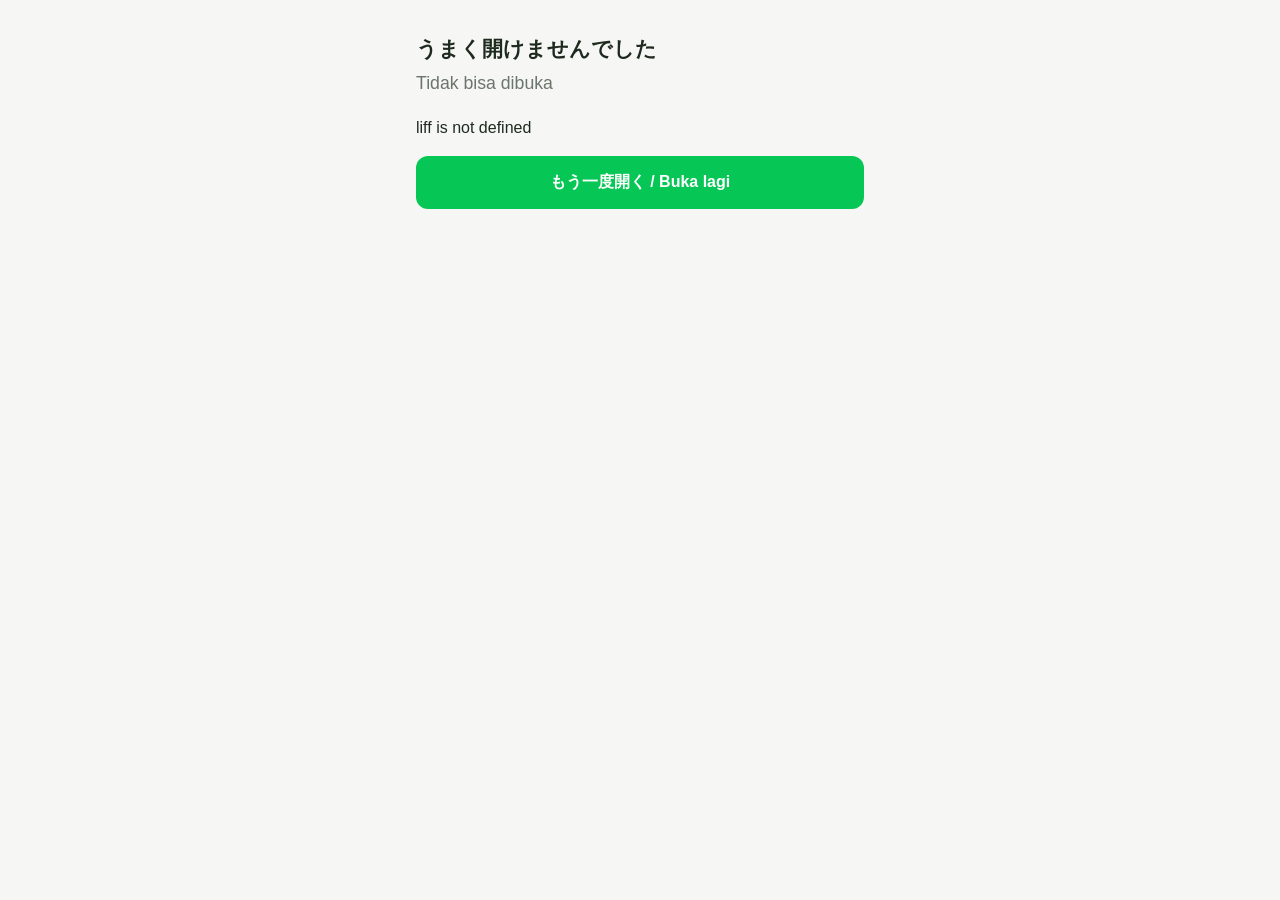
<file: index.html>
<!doctype html>
<html lang="ja">
<head>
  <meta charset="utf-8">
  <meta name="viewport" content="width=device-width, initial-scale=1">
  <title>勤怠</title>
  <link rel="stylesheet" href="style.css?v=11">
</head>
<body>
  <main>
    <!--
      働く人の画面の文字は data-i18n で印をつけ、言語に合わせて app.js が書き換える（日本語はここに書いたまま）
      言語が決まる前の画面（読み込み中・エラー・登録）は、日本語とインドネシア語を両方出す
    -->

    <!-- 読み込み中 -->
    <section id="view-loading" class="view">
      <p class="muted">読み込み中… / Memuat…</p>
    </section>

    <!-- エラー -->
    <section id="view-error" class="view" hidden>
      <h1>うまく開けませんでした<br><span class="sub-lang">Tidak bisa dibuka</span></h1>
      <p id="error-message"></p>
      <button type="button" onclick="location.reload()">もう一度開く / Buka lagi</button>
    </section>

    <!-- 未登録の人だけが見る画面 -->
    <section id="view-register" class="view" hidden>
      <h1>はじめに登録<br><span class="sub-lang">Pendaftaran</span></h1>
      <p>管理者から受け取った<strong>招待コード</strong>を入れてください。<br>
         <span class="sub-lang">Masukkan <strong>kode undangan</strong> yang Anda terima dari atasan.</span></p>
      <p id="register-inactive" class="alert" hidden>このLINEは今は使えません。新しい招待コードを受け取った場合は、入れてください。<br>
         <span class="sub-lang">LINE ini tidak dapat digunakan saat ini. Jika Anda menerima kode undangan baru, masukkan di sini.</span></p>
      <form id="register-form">
        <input id="invite-code" type="text" autocomplete="off" autocapitalize="characters"
               placeholder="WORKER-AB12CD34" required>
        <button type="submit">登録する / Daftar</button>
      </form>
      <p id="register-message" class="error"></p>
    </section>

    <!-- 労働者画面 -->
    <section id="view-worker" class="view" hidden>
      <p class="badge" data-i18n="badge_worker">労働者</p>
      <h1 class="greeting"></h1>
      <div class="grid">
        <button type="button" data-go="clock_in" data-i18n="menu_clock_in">出勤</button>
        <button type="button" data-go="clock_out" data-i18n="menu_clock_out">退勤</button>
        <button type="button" data-go="history" data-i18n="menu_history">履歴</button>
        <button type="button" data-go="fix_request" data-i18n="menu_fix">修正申請</button>
        <button type="button" data-go="payslip" data-i18n="menu_payslip">給与明細</button>
        <button type="button" data-go="language" data-i18n="menu_language">言語</button>
      </div>
      <button type="button" class="secondary" id="back-to-admin" hidden>管理者画面に戻る</button>
      <p class="footer-link"><a href="privacy.html" data-i18n="privacy">プライバシーポリシー</a></p>
    </section>

    <!-- 言語 -->
    <section id="view-language" class="view" hidden>
      <p class="badge">言語 / Bahasa</p>
      <p id="lang-current" class="muted"></p>
      <div class="grid">
        <button type="button" class="lang-btn" data-lang="ja">日本語</button>
        <button type="button" class="lang-btn" data-lang="id">Bahasa Indonesia</button>
      </div>
      <p id="lang-result" class="result"></p>
      <p class="muted small" data-i18n="lang_note">メニュー（トーク画面の下）は、次に開いたときに切り替わります。</p>
      <button type="button" class="secondary" data-go="home" data-i18n="back_menu">メニューに戻る</button>
    </section>

    <!-- 修正申請 -->
    <section id="view-fix_request" class="view" hidden>
      <p class="badge" data-i18n="menu_fix">修正申請</p>
      <label for="fix-date" data-i18n="fix_date">直したい日</label>
      <input id="fix-date" type="date">
      <p id="fix-current" class="muted"></p>
      <form id="fix-form" hidden>
        <div class="two">
          <div><label for="fix-in" data-i18n="col_in">出勤</label><input id="fix-in" type="time" required></div>
          <div><label for="fix-out" data-i18n="col_out">退勤</label><input id="fix-out" type="time" required></div>
        </div>
        <label for="fix-break" data-i18n="fix_break">休憩（分）</label>
        <input id="fix-break" type="number" inputmode="numeric" min="0" max="600" step="1" required>
        <label for="fix-reason" data-i18n="fix_reason">理由（必須）</label>
        <textarea id="fix-reason" rows="2" maxlength="200" placeholder="例：退勤を押し忘れました" data-i18n-ph="fix_reason_ph"></textarea>
        <p class="muted small" data-i18n="fix_note">退勤が出勤より早い時刻なら、翌日の退勤として扱います。</p>
        <button type="submit" id="fix-submit" data-i18n="fix_submit">申請する</button>
      </form>
      <p id="fix-result" class="result"></p>
      <h2 data-i18n="fix_mine">自分の申請</h2>
      <ul id="fix-list" class="list"></ul>
      <p id="fix-list-empty" class="muted" hidden data-i18n="fix_empty">まだ申請はありません。</p>
      <button type="button" class="secondary" data-go="home" data-i18n="back_menu">メニューに戻る</button>
    </section>

    <!-- 出勤 -->
    <section id="view-clock_in" class="view" hidden>
      <p class="badge" data-i18n="menu_clock_in">出勤</p>
      <p class="clock-now"></p>
      <p id="clock-in-status" class="muted"></p>
      <button type="button" id="clock-in-button" data-i18n="clock_in_btn">出勤する</button>
      <p id="clock-in-result" class="result"></p>
      <button type="button" class="secondary" data-go="home" data-i18n="back_menu">メニューに戻る</button>
    </section>

    <!-- 退勤 -->
    <section id="view-clock_out" class="view" hidden>
      <p class="badge" data-i18n="menu_clock_out">退勤</p>
      <p class="clock-now"></p>
      <p id="clock-out-status" class="muted"></p>
      <form id="clock-out-form">
        <label for="break-minutes" data-i18n="break_label">休憩時間（分）</label>
        <input id="break-minutes" type="number" inputmode="numeric" min="0" max="600" step="1" required>
        <button type="submit" id="clock-out-button" data-i18n="clock_out_btn">退勤する</button>
      </form>
      <p id="clock-out-result" class="result"></p>
      <button type="button" class="secondary" data-go="home" data-i18n="back_menu">メニューに戻る</button>
    </section>

    <!-- 履歴 -->
    <section id="view-history" class="view" hidden>
      <p class="badge" data-i18n="menu_history">履歴</p>
      <div class="month-nav">
        <button type="button" class="secondary" id="prev-month" data-i18n="prev_month">前の月</button>
        <h1 id="history-month"></h1>
        <button type="button" class="secondary" id="next-month" data-i18n="next_month">次の月</button>
      </div>
      <p id="history-total" class="total"></p>
      <table class="history">
        <thead><tr><th data-i18n="col_date">日付</th><th data-i18n="col_in">出勤</th><th data-i18n="col_out">退勤</th><th data-i18n="col_break">休憩</th><th data-i18n="col_work">勤務</th></tr></thead>
        <tbody id="history-rows"></tbody>
      </table>
      <p id="history-empty" class="muted" hidden data-i18n="history_empty">この月の記録はありません。</p>
      <button type="button" class="secondary" data-go="home" data-i18n="back_menu">メニューに戻る</button>
    </section>

    <!-- 管理者画面 -->
    <section id="view-admin" class="view" hidden>
      <p class="badge admin">管理者</p>
      <h1 class="greeting"></h1>
      <div class="grid">
        <button type="button" data-admin="attendance">勤怠確認</button>
        <button type="button" data-admin="approval">承認</button>
        <button type="button" data-admin="payroll">給与計算</button>
        <button type="button" data-admin="reports">グラフ・PDF</button>
        <button type="button" data-admin="employees">従業員管理</button>
        <button type="button" data-admin="settings">設定</button>
      </div>
      <button type="button" class="secondary" id="my-attendance" hidden>自分の出退勤</button>
      <p class="footer-link"><a href="privacy.html">プライバシーポリシー</a></p>
    </section>

    <!-- 勤怠確認（管理者） -->
    <section id="view-attendance" class="view" hidden>
      <p class="badge admin">勤怠確認</p>
      <div id="missing-box" class="alert" hidden>
        <strong>退勤なし（押し忘れ）</strong>
        <ul id="missing-list" class="list"></ul>
      </div>
      <h2>今日</h2>
      <table class="history">
        <thead><tr><th>名前</th><th>状況</th><th>出勤</th><th>退勤</th></tr></thead>
        <tbody id="today-rows"></tbody>
      </table>
      <div class="month-nav">
        <button type="button" class="secondary" id="ov-prev">前の月</button>
        <h2 id="ov-month"></h2>
        <button type="button" class="secondary" id="ov-next">次の月</button>
      </div>
      <table class="history">
        <thead><tr><th>名前</th><th>日数</th><th>合計</th></tr></thead>
        <tbody id="month-rows"></tbody>
      </table>

      <h2>直接修正</h2>
      <p class="muted small">本人の代わりに直します。理由は記録に残ります。</p>
      <div class="two">
        <div><label for="edit-emp">従業員</label><select id="edit-emp"></select></div>
        <div><label for="edit-date">日付</label><input id="edit-date" type="date"></div>
      </div>
      <p id="edit-current" class="muted"></p>
      <form id="edit-form" hidden>
        <div class="two">
          <div><label for="edit-in">出勤</label><input id="edit-in" type="time" required></div>
          <div><label for="edit-out">退勤</label><input id="edit-out" type="time" required></div>
        </div>
        <label for="edit-break">休憩（分）</label>
        <input id="edit-break" type="number" inputmode="numeric" min="0" max="600" step="1" required>
        <label for="edit-reason">理由（必須）</label>
        <textarea id="edit-reason" rows="2" maxlength="200" placeholder="例：本人から電話で連絡あり"></textarea>
        <button type="submit" id="edit-submit">保存する</button>
      </form>
      <p id="edit-result" class="result"></p>
      <button type="button" class="secondary" data-admin="home">管理者画面に戻る</button>
    </section>

    <!-- 給与明細（働く人） -->
    <section id="view-payslip" class="view" hidden>
      <p class="badge" data-i18n="menu_payslip">給与明細</p>
      <p id="ps-status" class="muted"></p>
      <div id="ps-months" class="grid"></div>
      <div id="ps-detail"></div>
      <button type="button" class="secondary" data-go="home" data-i18n="back_menu">メニューに戻る</button>
    </section>

    <!-- 給与計算（管理者） -->
    <section id="view-payroll" class="view" hidden>
      <p class="badge admin">給与計算</p>
      <div class="month-nav">
        <button type="button" class="secondary" id="pr-prev">前の月</button>
        <h1 id="pr-month"></h1>
        <button type="button" class="secondary" id="pr-next">次の月</button>
      </div>
      <p id="pr-status" class="total"></p>
      <div id="pr-blockers" class="alert" hidden><strong>確定できません</strong><ul class="list"></ul></div>
      <div id="pr-warnings" class="alert" hidden><strong>確認してください</strong><ul class="list"></ul></div>
      <table class="history">
        <thead><tr><th>名前</th><th>日数</th><th>総支給</th><th>控除</th><th>差引</th></tr></thead>
        <tbody id="pr-rows"></tbody>
      </table>
      <p class="muted small">名前を押すと、明細を開いて所得税などを入れられます。</p>
      <div id="pr-detail"></div>
      <p id="pr-result" class="result"></p>
      <button type="button" id="pr-confirm" class="admin-btn" hidden>この月を確定する</button>
      <div id="pr-cancel-box" hidden>
        <label for="pr-cancel-reason">確定を取り消す理由（必須）</label>
        <textarea id="pr-cancel-reason" rows="2" maxlength="200" placeholder="例：所得税の入れ間違い"></textarea>
        <button type="button" id="pr-cancel" class="danger">確定を取り消す</button>
      </div>
      <button type="button" class="secondary" data-admin="home">管理者画面に戻る</button>
    </section>

    <!-- グラフ・PDF（管理者） -->
    <section id="view-reports" class="view" hidden>
      <p class="badge admin">グラフ・PDF</p>
      <div class="month-nav">
        <button type="button" class="secondary" id="rp-prev">前の月</button>
        <h1 id="rp-month"></h1>
        <button type="button" class="secondary" id="rp-next">次の月</button>
      </div>
      <p id="rp-status" class="muted"></p>
      <h2>月ごとの推移（6か月）</h2>
      <div id="rp-trend" class="bars"></div>
      <p class="muted small">労働時間は給与計算と同じ区切り（設定の「勤務時間の区切り」）をかけた時間。人件費は確定した月の総支給額です。</p>
      <h2>人ごとの労働時間</h2>
      <div id="rp-people" class="bars"></div>
      <p id="rp-people-empty" class="muted" hidden>この月の勤務の記録はありません。</p>
      <p class="muted small"><span class="key"></span>うち残業</p>
      <h2>給与明細PDF・一覧CSV</h2>
      <p id="rp-export-note" class="muted"></p>
      <button type="button" id="rp-export" class="admin-btn" hidden>PDF・CSVを作る</button>
      <p id="rp-result" class="result"></p>
      <ul id="rp-files" class="list"></ul>
      <button type="button" class="secondary" data-admin="home">管理者画面に戻る</button>
    </section>

    <!-- 従業員管理（管理者） -->
    <section id="view-employees" class="view" hidden>
      <p class="badge admin">従業員管理</p>
      <h2>従業員を追加</h2>
      <form id="emp-add-form" class="card">
        <label for="emp-add-name">名前</label>
        <input id="emp-add-name" type="text" maxlength="40" placeholder="例：山田 太郎">
        <div class="two">
          <div><label for="emp-add-wage">時給（円）</label><input id="emp-add-wage" type="number" inputmode="numeric" min="1" max="10000"></div>
          <div><label for="emp-add-lang">言語</label>
            <select id="emp-add-lang"><option value="ja">日本語</option><option value="id">インドネシア語</option></select></div>
        </div>
        <button type="submit" class="admin-btn" id="emp-add-submit">追加して招待コードを出す</button>
      </form>
      <div id="emp-invite"></div>
      <p id="emp-result" class="result"></p>
      <h2>従業員の一覧</h2>
      <p class="muted small">名前を押すと、時給・言語・控除・手当の変更、招待コードの再発行、退職ができます。</p>
      <div id="emp-list"></div>
      <div id="emp-detail"></div>
      <button type="button" class="secondary" data-admin="home">管理者画面に戻る</button>
    </section>

    <!-- 設定（管理者） -->
    <section id="view-settings" class="view" hidden>
      <p class="badge admin">設定</p>
      <p class="muted small">変えた内容は承認ログに残ります。確定済みの月の給与は、設定を変えても変わりません。</p>
      <form id="settings-form" class="card">
        <label for="set-pay_day">支払日（日）</label>
        <input id="set-pay_day" type="number" inputmode="numeric" min="1" max="31">
        <label for="set-round_unit">勤務時間の区切り</label>
        <select id="set-round_unit">
          <option value="1">1分単位（丸めない）</option><option value="5">5分単位</option><option value="10">10分単位</option>
          <option value="15">15分単位</option><option value="30">30分単位</option>
        </select>
        <label for="set-clock_out_threshold">退勤の境目（分）</label>
        <input id="set-clock_out_threshold" type="number" inputmode="numeric" min="0" max="29">
        <p class="muted small">区切りからこの分数以上過ぎて退勤したら、次の区切りまで数えます（例：7なら 17:07 → 17:15）。</p>
        <label for="set-overtime_hours">残業になる時間（1日、時間）</label>
        <input id="set-overtime_hours" type="number" inputmode="decimal" min="1" max="24" step="0.25">
        <div class="two">
          <div><label for="set-overtime_pct">残業の割増（%）</label><input id="set-overtime_pct" type="number" inputmode="numeric" min="0" max="100"></div>
          <div><label for="set-night_pct">深夜の割増（%）</label><input id="set-night_pct" type="number" inputmode="numeric" min="25" max="100"></div>
        </div>
        <label for="set-minimum_wage">最低賃金（円・空欄なら確認しない）</label>
        <input id="set-minimum_wage" type="number" inputmode="numeric" min="0" max="5000">
        <label for="set-default_break_minutes">休憩の初期値（分）</label>
        <input id="set-default_break_minutes" type="number" inputmode="numeric" min="0" max="600">
        <button type="submit" class="admin-btn" id="settings-submit">保存する</button>
      </form>
      <p id="settings-result" class="result"></p>
      <button type="button" class="secondary" data-admin="home">管理者画面に戻る</button>
    </section>

    <!-- 承認（管理者） -->
    <section id="view-approval" class="view" hidden>
      <p class="badge admin">承認</p>
      <p id="approval-status" class="muted"></p>
      <div id="approval-list"></div>
      <button type="button" class="secondary" data-admin="home">管理者画面に戻る</button>
    </section>
  </main>

  <!-- LINE公式のLIFF SDK -->
  <script charset="utf-8" src="https://static.line-scdn.net/liff/edge/2/sdk.js"></script>
  <script src="config.js?v=11"></script>
  <script src="i18n.js?v=11"></script>
  <script src="app.js?v=11"></script>
</body>
</html>
</file>
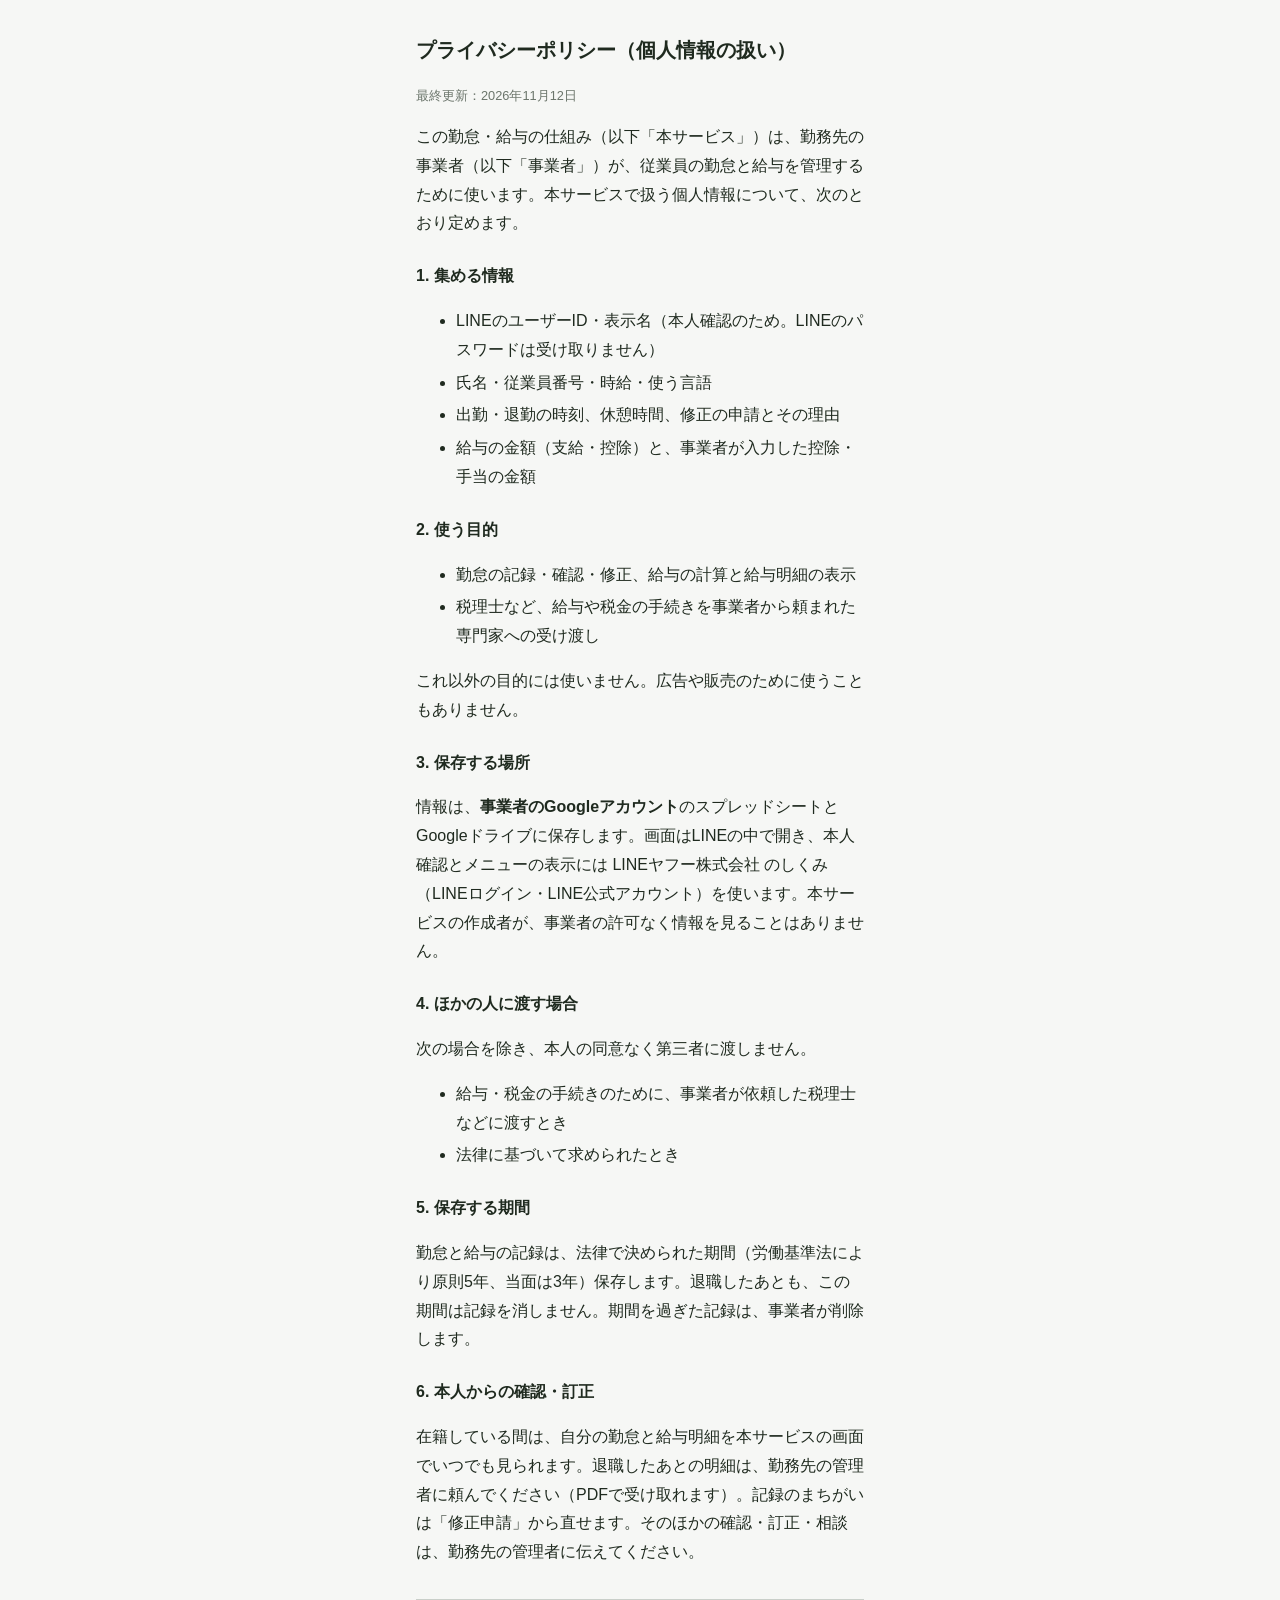
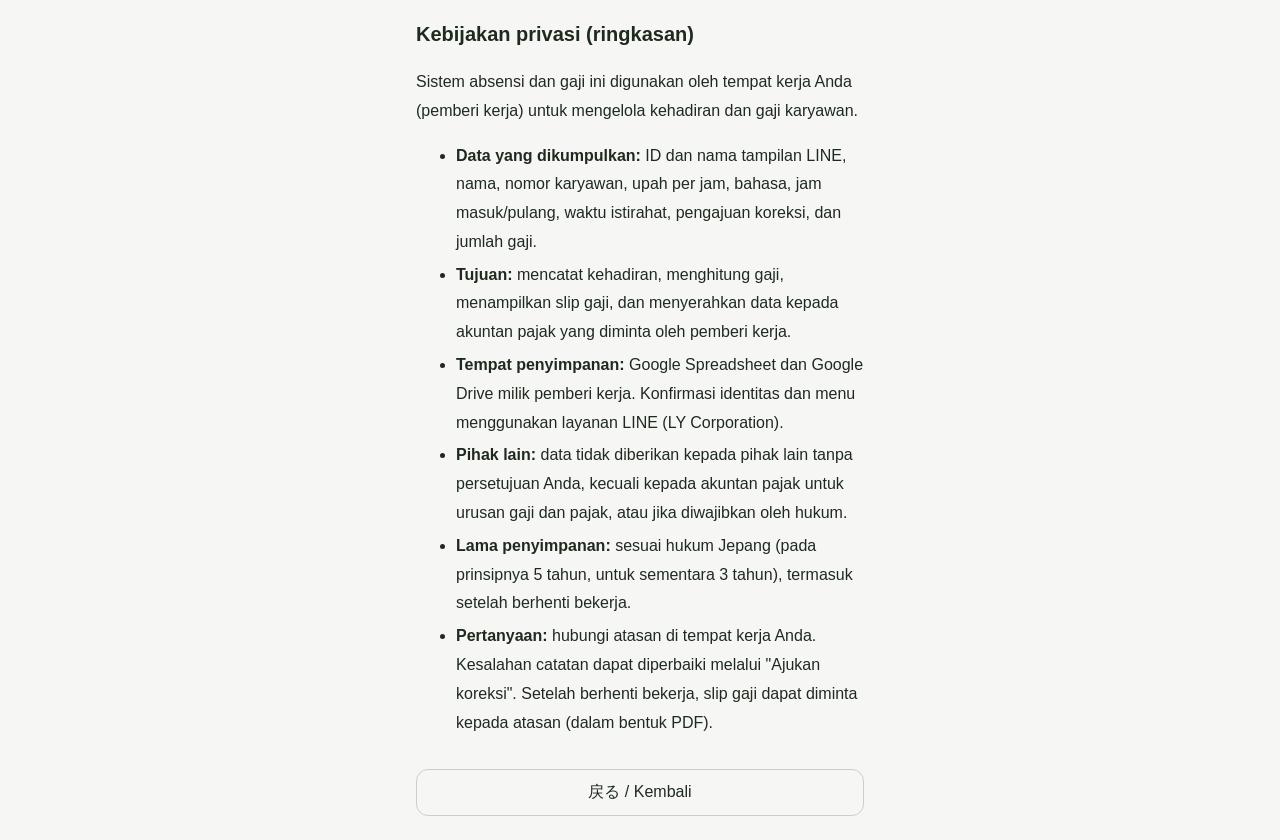
<file: privacy.html>
<!doctype html>
<html lang="ja">
<head>
  <meta charset="utf-8">
  <meta name="viewport" content="width=device-width, initial-scale=1">
  <title>プライバシーポリシー</title>
  <link rel="stylesheet" href="style.css?v=11">
  <style>
    main { line-height: 1.8; }
    h1 { font-size: 1.25rem; }
    h2 { font-size: 1rem; margin-top: 24px; }
    li { margin-bottom: 4px; }
    .lang-block { border-top: 1px solid #c9cfc9; margin-top: 32px; padding-top: 8px; }
  </style>
</head>
<body>
  <main>
    <h1>プライバシーポリシー（個人情報の扱い）</h1>
    <p class="muted small">最終更新：2026年11月12日</p>
    <p>この勤怠・給与の仕組み（以下「本サービス」）は、勤務先の事業者（以下「事業者」）が、従業員の勤怠と給与を管理するために使います。本サービスで扱う個人情報について、次のとおり定めます。</p>

    <h2>1. 集める情報</h2>
    <ul>
      <li>LINEのユーザーID・表示名（本人確認のため。LINEのパスワードは受け取りません）</li>
      <li>氏名・従業員番号・時給・使う言語</li>
      <li>出勤・退勤の時刻、休憩時間、修正の申請とその理由</li>
      <li>給与の金額（支給・控除）と、事業者が入力した控除・手当の金額</li>
    </ul>

    <h2>2. 使う目的</h2>
    <ul>
      <li>勤怠の記録・確認・修正、給与の計算と給与明細の表示</li>
      <li>税理士など、給与や税金の手続きを事業者から頼まれた専門家への受け渡し</li>
    </ul>
    <p>これ以外の目的には使いません。広告や販売のために使うこともありません。</p>

    <h2>3. 保存する場所</h2>
    <p>情報は、<strong>事業者のGoogleアカウント</strong>のスプレッドシートとGoogleドライブに保存します。画面はLINEの中で開き、本人確認とメニューの表示には LINEヤフー株式会社 のしくみ（LINEログイン・LINE公式アカウント）を使います。本サービスの作成者が、事業者の許可なく情報を見ることはありません。</p>

    <h2>4. ほかの人に渡す場合</h2>
    <p>次の場合を除き、本人の同意なく第三者に渡しません。</p>
    <ul>
      <li>給与・税金の手続きのために、事業者が依頼した税理士などに渡すとき</li>
      <li>法律に基づいて求められたとき</li>
    </ul>

    <h2>5. 保存する期間</h2>
    <p>勤怠と給与の記録は、法律で決められた期間（労働基準法により原則5年、当面は3年）保存します。退職したあとも、この期間は記録を消しません。期間を過ぎた記録は、事業者が削除します。</p>

    <h2>6. 本人からの確認・訂正</h2>
    <p>在籍している間は、自分の勤怠と給与明細を本サービスの画面でいつでも見られます。退職したあとの明細は、勤務先の管理者に頼んでください（PDFで受け取れます）。記録のまちがいは「修正申請」から直せます。そのほかの確認・訂正・相談は、勤務先の管理者に伝えてください。</p>

    <section class="lang-block" lang="id">
      <h1>Kebijakan privasi (ringkasan)</h1>
      <p>Sistem absensi dan gaji ini digunakan oleh tempat kerja Anda (pemberi kerja) untuk mengelola kehadiran dan gaji karyawan.</p>
      <ul>
        <li><strong>Data yang dikumpulkan:</strong> ID dan nama tampilan LINE, nama, nomor karyawan, upah per jam, bahasa, jam masuk/pulang, waktu istirahat, pengajuan koreksi, dan jumlah gaji.</li>
        <li><strong>Tujuan:</strong> mencatat kehadiran, menghitung gaji, menampilkan slip gaji, dan menyerahkan data kepada akuntan pajak yang diminta oleh pemberi kerja.</li>
        <li><strong>Tempat penyimpanan:</strong> Google Spreadsheet dan Google Drive milik pemberi kerja. Konfirmasi identitas dan menu menggunakan layanan LINE (LY Corporation).</li>
        <li><strong>Pihak lain:</strong> data tidak diberikan kepada pihak lain tanpa persetujuan Anda, kecuali kepada akuntan pajak untuk urusan gaji dan pajak, atau jika diwajibkan oleh hukum.</li>
        <li><strong>Lama penyimpanan:</strong> sesuai hukum Jepang (pada prinsipnya 5 tahun, untuk sementara 3 tahun), termasuk setelah berhenti bekerja.</li>
        <li><strong>Pertanyaan:</strong> hubungi atasan di tempat kerja Anda. Kesalahan catatan dapat diperbaiki melalui "Ajukan koreksi". Setelah berhenti bekerja, slip gaji dapat diminta kepada atasan (dalam bentuk PDF).</li>
      </ul>
    </section>

    <button type="button" class="secondary" onclick="history.back()">戻る / Kembali</button>
  </main>
</body>
</html>
</file>
<file: style.css>
:root {
  --bg: #f6f7f5;
  --card: #ffffff;
  --text: #1f2a1f;
  --muted: #6b756b;
  --green: #06c755;
  --admin: #2f6fdb;
  --error: #d93025;
}

* { box-sizing: border-box; }

body {
  margin: 0;
  background: var(--bg);
  color: var(--text);
  font-family: -apple-system, BlinkMacSystemFont, "Hiragino Sans", "Noto Sans JP", sans-serif;
  line-height: 1.6;
}

main {
  max-width: 480px;
  margin: 0 auto;
  padding: 24px 16px;
}

h1 { font-size: 1.3rem; margin: 8px 0 16px; }

.muted { color: var(--muted); font-size: 0.9rem; }
.error { color: var(--error); }

.badge {
  display: inline-block;
  margin: 0;
  padding: 2px 10px;
  border-radius: 999px;
  background: var(--green);
  color: #fff;
  font-size: 0.8rem;
}
.badge.admin { background: var(--admin); }

.grid {
  display: grid;
  grid-template-columns: repeat(2, 1fr);
  gap: 12px;
}

button {
  width: 100%;
  padding: 16px;
  border: none;
  border-radius: 12px;
  background: var(--green);
  color: #fff;
  font-size: 1rem;
  font-weight: bold;
}
#view-admin button:enabled { background: var(--admin); }
button:disabled { background: #c9cfc9; color: #fff; }

input {
  width: 100%;
  padding: 14px;
  margin-bottom: 12px;
  border: 1px solid #c9cfc9;
  border-radius: 12px;
  font-size: 1rem;
}

button.secondary { background: transparent; color: var(--text); border: 1px solid #c9cfc9; margin-top: 16px; padding: 12px; font-weight: normal; }
.clock-now { font-size: 2.4rem; font-weight: bold; margin: 16px 0 4px; }
.result { font-size: 1.1rem; font-weight: bold; color: var(--green); margin: 16px 0; }
label { display: block; margin: 12px 0 6px; color: var(--muted); }
.month-nav { display: flex; align-items: center; gap: 8px; }
.month-nav h1 { flex: 1; text-align: center; margin: 0; white-space: nowrap; }
.month-nav button { margin-top: 0; width: auto; }
.total { font-weight: bold; margin: 12px 0; }
table.history { width: 100%; border-collapse: collapse; font-size: 0.9rem; background: var(--card); }
table.history th, table.history td { padding: 8px 4px; border-bottom: 1px solid #e3e7e3; text-align: center; }
table.history th { color: var(--muted); font-weight: normal; }

h2 { font-size: 1.05rem; margin: 20px 0 8px; }
.small { font-size: 0.8rem; }
.two { display: grid; grid-template-columns: 1fr 1fr; gap: 12px; }
select, textarea { width: 100%; padding: 12px; margin-bottom: 12px; border: 1px solid #c9cfc9; border-radius: 12px; font-size: 1rem; background: #fff; font-family: inherit; }
.list { list-style: none; padding: 0; margin: 0; }
.list li { background: var(--card); border-radius: 12px; padding: 10px 12px; margin-bottom: 8px; font-size: 0.9rem; }
.tag { display: inline-block; padding: 1px 8px; border-radius: 999px; font-size: 0.75rem; margin-left: 6px; background: #e3e7e3; }
.tag.pending { background: #fff3cd; color: #7a5a00; }
.tag.approved { background: #d7f5e3; color: #046b31; }
.tag.rejected { background: #fde2e1; color: #a1221a; }
.alert { background: #fff3cd; color: #7a5a00; border-radius: 12px; padding: 10px 12px; margin: 12px 0; }
.alert li { background: transparent; padding: 2px 0; margin: 0; }
.card { background: var(--card); border-radius: 12px; padding: 12px; margin-bottom: 12px; }
.card .row { display: flex; gap: 8px; margin-top: 8px; }
.card .row button { padding: 10px; }
button.danger { background: var(--error); }
tr.warn td { color: var(--error); }
button.admin-btn { background: var(--admin); margin-top: 12px; }
table.slip { width: 100%; border-collapse: collapse; font-size: 0.9rem; background: var(--card); margin-bottom: 8px; }
table.slip th { text-align: left; font-weight: normal; color: var(--muted); padding: 6px 8px; border-bottom: 1px solid #e3e7e3; width: 50%; }
table.slip td { text-align: right; padding: 6px 8px; border-bottom: 1px solid #e3e7e3; }
table.slip td input { margin: 0; padding: 6px 8px; text-align: right; border-radius: 8px; }
table.slip.totals th, table.slip.totals td { font-weight: bold; color: var(--text); }
table.slip.totals tr:last-child td { font-size: 1.1rem; color: var(--green); }
tr.clickable td:first-child { color: var(--admin); text-decoration: underline; }
.slip-head { margin: 16px 0 4px; font-weight: bold; }
#pr-rows td { font-size: 0.8rem; white-space: nowrap; }
#pr-rows td:first-child { white-space: normal; }
.bars { background: var(--card); border-radius: 12px; padding: 8px 12px; }
.bar-row { display: grid; grid-template-columns: 4.5em 1fr 5.5em; align-items: center; gap: 8px; padding: 6px 0; font-size: 0.85rem; }
.bar-row .track { background: #eef1ee; border-radius: 4px; height: 14px; overflow: hidden; display: flex; }
.bar-row .fill { background: var(--admin); height: 100%; }
.bar-row .ot, .key { background: #f0a020; }
.key { display: inline-block; width: 12px; height: 12px; border-radius: 3px; margin-right: 4px; vertical-align: middle; }
.bar-row .val { text-align: right; white-space: nowrap; }
.bar-row .sub { grid-column: 2 / 4; color: var(--muted); font-size: 0.8rem; margin-top: -4px; }
.bar-row.current .label { font-weight: bold; }
#rp-files a { color: var(--admin); word-break: break-all; }
.sub-lang { font-size: 0.85em; color: var(--muted); font-weight: normal; }
.footer-link { text-align: center; margin-top: 24px; font-size: 0.85rem; }
.footer-link a { color: var(--muted); }
.lang-btn.chosen { outline: 3px solid #046b31; }
.ja-sub { display: block; font-size: 0.72rem; color: var(--muted); }
.ja-sub-inline { font-size: 0.75rem; color: var(--muted); font-weight: normal; }
.card.emp .link { color: var(--admin); text-decoration: underline; cursor: pointer; }
.card.retired { opacity: 0.6; }
.card.invite .code { font-size: 1.4rem; font-weight: bold; letter-spacing: 1px; margin: 8px 0; }
.card.invite pre { white-space: pre-wrap; background: #f6f7f5; border-radius: 8px; padding: 8px; font-size: 0.85rem; font-family: inherit; }
#view-employees label, #view-settings label { margin-top: 8px; }
</file>
